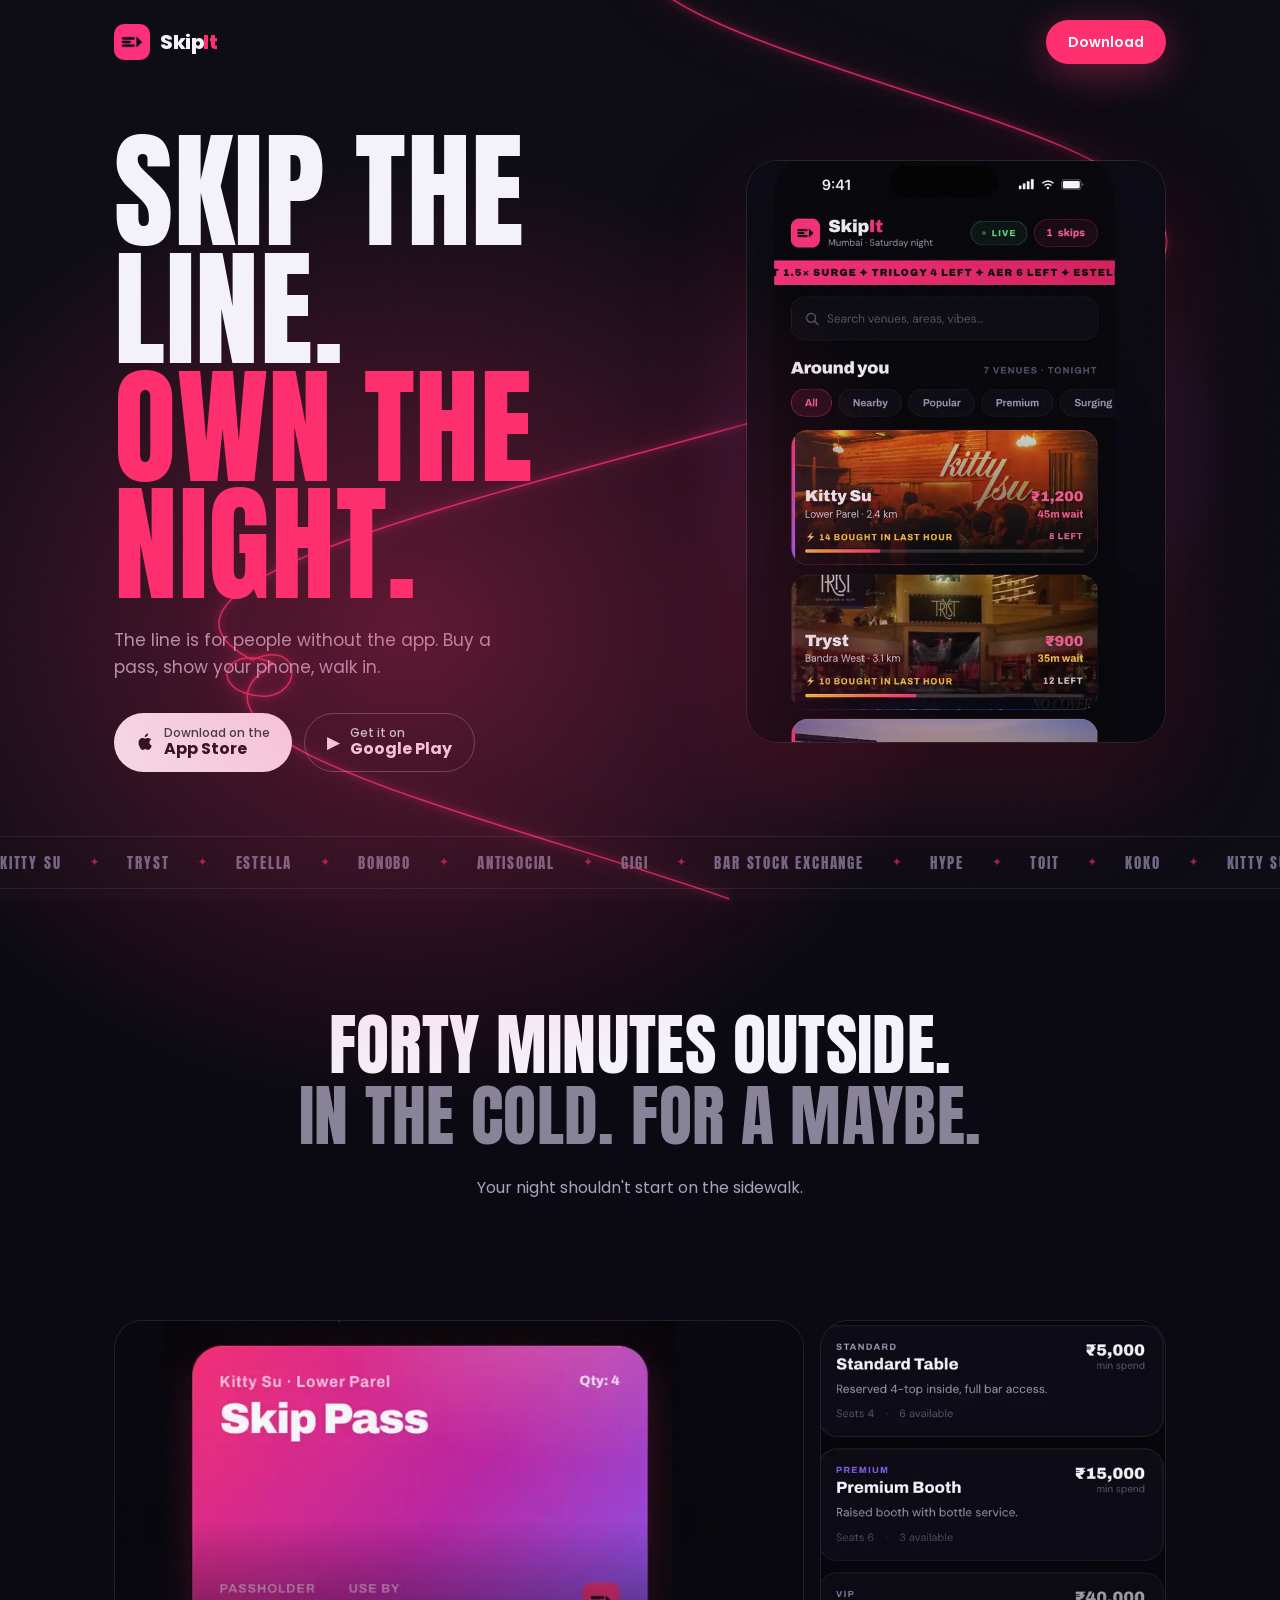
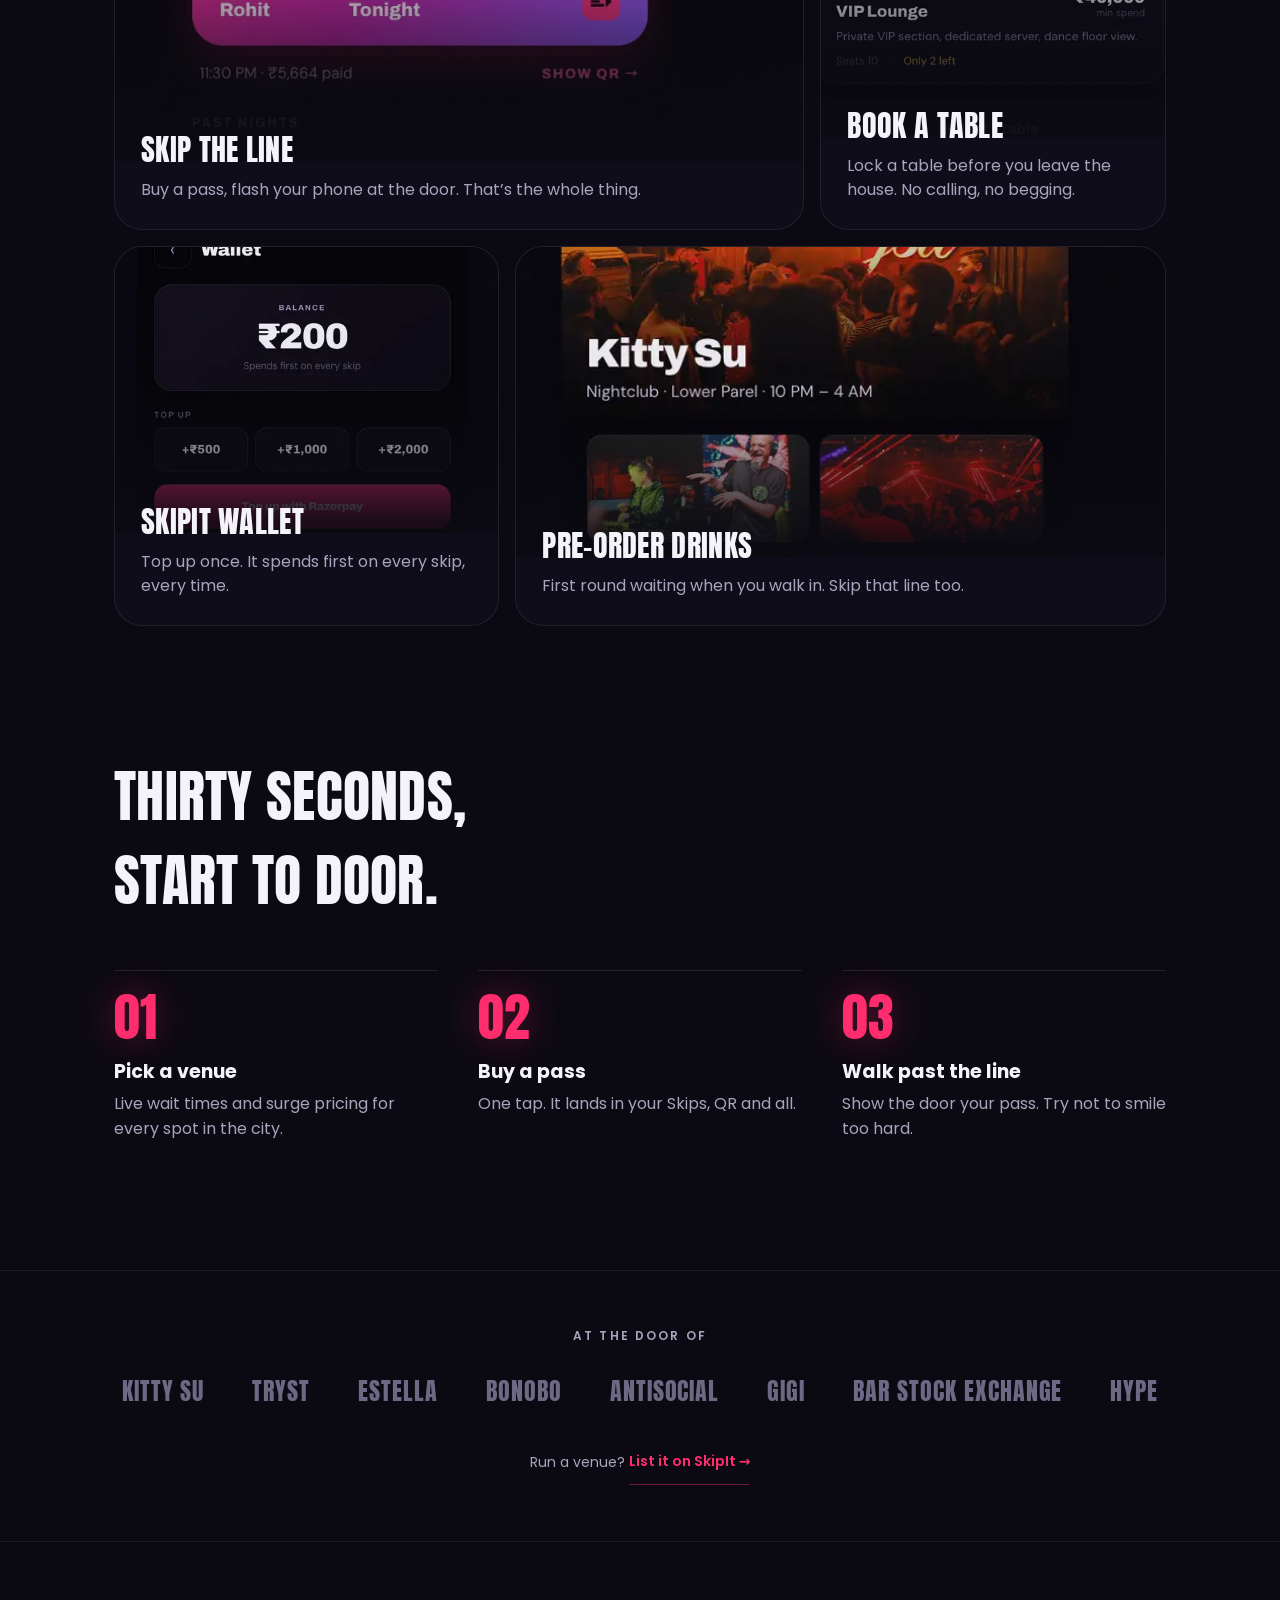
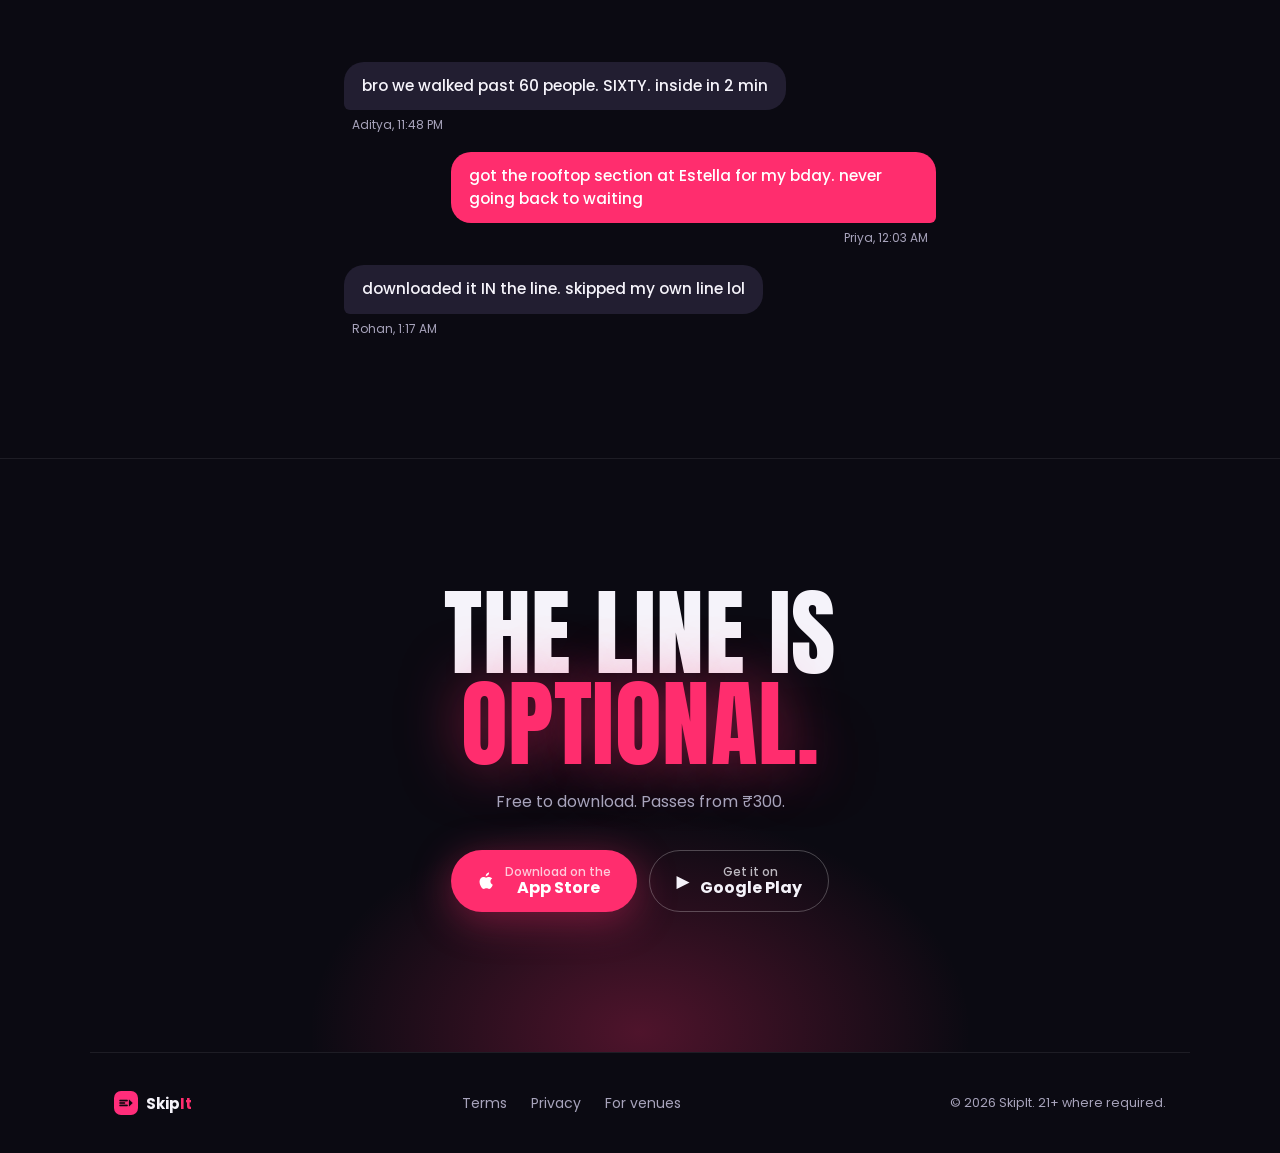
<file: index.html>
<!DOCTYPE html>
<html lang="en">
<head>
<meta charset="UTF-8">
<meta name="viewport" content="width=device-width, initial-scale=1, viewport-fit=cover">
<meta name="theme-color" content="#0B0A12">
<title>SkipIt Landing</title>
<meta name="referrer" content="strict-origin-when-cross-origin">
<link rel="preconnect" href="https://fonts.googleapis.com">
<link rel="preconnect" href="https://fonts.gstatic.com" crossorigin="anonymous">
<link href="https://fonts.googleapis.com/css2?family=Anton&family=Poppins:wght@400;500;600;700;800&display=swap" rel="stylesheet">
<style>
  :root{
    --bg:#0B0A12; --bg-raised:#100D1A; --bg-bubble:#221E31;
    --text:#F5F3FA; --muted:#A8A4BC; --dim:#5B5670; --line:rgba(255,255,255,0.08);
    --accent:#FF2D6E; --accent-2:#7C5CFF;
  }
  html,body{margin:0;padding:0;background:var(--bg);}
  body{font-family:'Poppins',system-ui,sans-serif;color:var(--text);background:var(--bg);}
  *{box-sizing:border-box;}
  h1,h2,h3{text-wrap:balance;}
  a{color:var(--accent);text-decoration:none;}
  a:hover{color:#ff5c8d;}
  ::selection{background:rgba(255,45,110,0.35);color:#fff;}
  :focus-visible{outline:2px solid var(--accent);outline-offset:2px;}

  @keyframes skipit-marquee{ from{transform:translateX(0);} to{transform:translateX(-50%);} }
  @keyframes skipit-flicker{
    0%,6%,8%,42%,44%,100%{opacity:1;} 7%{opacity:0.35;} 43%{opacity:0.5;}
    46%{opacity:0.85;} 47%,48.5%{opacity:0.25;} 47.5%{opacity:0.9;} 49%{opacity:1;}
    78%{opacity:0.92;} 79%{opacity:0.4;} 80%{opacity:1;}
  }
  @keyframes skipit-glow-flicker{
    0%,6%,8%,42%,44%,100%{opacity:0.8;} 7%{opacity:0.15;} 43%{opacity:0.25;}
    46%{opacity:0.6;} 47%,48.5%{opacity:0.1;} 47.5%{opacity:0.65;} 49%{opacity:1;}
    78%{opacity:0.65;} 79%{opacity:0.2;} 80%{opacity:0.8;}
  }
  @keyframes skipit-pulse{
    0%,100%{opacity:0.55; transform:translate(-50%,-50%) scale(1);}
    50%{opacity:0.85; transform:translate(-50%,-50%) scale(1.12);}
  }
  @media (prefers-reduced-motion: reduce){
    *{animation-duration:0.01ms !important; animation-iteration-count:1 !important; transition-duration:0.01ms !important;}
  }

  .btn{display:flex;align-items:center;gap:10px;padding:12px 22px;border-radius:999px;font-weight:600;}
  .btn small{display:block;font-size:10px;font-weight:500;opacity:0.75;line-height:1.15;}
  .btn strong{display:block;font-size:15px;font-weight:700;line-height:1.15;}
  .btn-primary{background:var(--accent);color:#fff;box-shadow:0 8px 40px rgba(255,45,110,0.4);}
  .btn-primary:hover{color:#fff;filter:brightness(1.08);}
  .btn-ghost{border:1px solid rgba(255,255,255,0.25);color:var(--text);}
  .btn-ghost:hover{color:var(--text);border-color:rgba(255,255,255,0.55);}
  .apple-mark svg{display:block;width:18px;height:18px;fill:currentColor;}

  .has-reveals [data-fade]{opacity:0;transform:translateY(28px);transition:opacity .8s cubic-bezier(.22,1,.36,1), transform .8s cubic-bezier(.22,1,.36,1);}
  .has-reveals [data-fade].is-in{opacity:1;transform:translateY(0);}
  @media (prefers-reduced-motion: reduce){ [data-fade]{opacity:1;transform:none;transition:none;} }

  /* Responsive extension: retain the original desktop composition and assets. */
  html { color-scheme: dark; scroll-behavior: smooth; }
  body { -webkit-text-size-adjust: 100%; }
  img { max-width: 100%; }
  .btn { min-height: 48px; justify-content: center; -webkit-tap-highlight-color: transparent; }
  .btn small { font-size: 12px; }
  .btn strong { font-size: 16px; }
  #get { scroll-margin-top: 24px; }
  .site-header > .btn { min-height: 44px; }
  .hero-copy, .hero-preview, .feature-card, .step { min-width: 0 !important; }
  .feature-copy p, .step p { font-size: 16px !important; }
  .footer-links { flex-wrap: wrap; gap: 4px 24px !important; }
  .footer-links a { display: inline-flex; align-items: center; min-height: 44px; min-width: 44px; color: var(--muted) !important; font-size: 14px; }
  .site-footer > div:last-child { color: var(--muted) !important; }
  .testimonials > div > div > div:last-child { color: var(--muted) !important; font-size: 12px !important; }
  .partners a { display: inline-flex; align-items: center; min-height: 44px; }
  .partners > div > p:first-child { color: var(--muted) !important; }
  .problem > p:first-child > span { color: #898399 !important; }
  @media (min-width: 600px) and (max-width: 959px) {
    .hero { display: grid !important; grid-template-columns: minmax(0, 1.1fr) minmax(0, .9fr); gap: 28px !important; padding-top: 36px !important; }
    .hero-copy h1 { font-size: clamp(64px, 9.6vw, 92px) !important; }
    .hero-preview { width: 100%; }
    .hero-copy > p { font-size: 16px !important; }
    .hero-copy .store-button { padding: 12px 16px; }
    .feature-grid { display: grid !important; grid-template-columns: repeat(2, minmax(0, 1fr)); }
    .feature-card { min-height: 0 !important; }
    .feature-media { flex: none !important; min-height: 0 !important; height: 300px; }
    .steps { gap: 24px !important; }
    .step { flex-basis: 180px !important; }
    .problem { padding-top: 88px !important; padding-bottom: 88px !important; }
    .how-it-works { padding-bottom: 88px !important; }
    .testimonials { padding-top: 88px !important; padding-bottom: 88px !important; }
    .closing { padding-top: 88px !important; padding-bottom: 96px !important; }
  }
  @media (max-width: 599px) {
    .site-header { padding: 16px 20px !important; }
    .site-header > .btn { padding: 10px 20px !important; }
    .hero { display: flex !important; flex-direction: column; align-items: stretch !important; gap: 36px !important; padding: 28px 20px 16px !important; }
    .hero-copy { flex: none !important; width: 100%; }
    .hero-copy h1 { font-size: clamp(4rem, 17.4vw, 6rem) !important; line-height: .98 !important; letter-spacing: 0 !important; }
    .hero-copy > p { font-size: 16px !important; line-height: 1.65 !important; margin: 24px 0 !important; max-width: 360px !important; }
    .hero-preview { flex: none !important; width: min(100%, 360px); max-width: 360px !important; }
    .hero-preview > div:last-child { border-radius: 26px !important; }
    .store-buttons, .closing [data-fade] > div { display: grid !important; grid-template-columns: repeat(2, minmax(0, 1fr)); gap: 10px !important; max-width: 380px; width: 100%; }
    .store-button { min-width: 0; min-height: 54px; gap: 8px; padding: 12px 10px !important; }
    .store-button > span:last-child { text-align: left; }
    .store-button small { font-size: 11px; }
    .store-button strong { font-size: 15px; }
    .apple-mark svg { width: 18px; height: 20px; }
    .problem { padding: 72px 20px !important; }
    .problem > p:first-child { font-size: clamp(1.875rem, 8.2vw, 2.875rem) !important; line-height: 1.12 !important; }
    .problem > p:last-child { max-width: 290px !important; line-height: 1.6; margin-top: 20px !important; }
    .features { padding: 0 20px 64px !important; }
    .feature-grid { display: grid !important; grid-template-columns: minmax(0, 1fr); gap: 20px !important; }
    .feature-card { min-height: 0 !important; border-radius: 24px !important; }
    .feature-media { flex: none !important; min-height: 0 !important; aspect-ratio: 1.12; }
    .feature-copy { padding: 0 22px 24px !important; margin-top: -24px !important; }
    .feature-copy h3 { font-size: 30px !important; }
    .how-it-works { padding: 8px 20px 72px !important; }
    .how-it-works > h2 { font-size: clamp(2.25rem, 9.5vw, 3.25rem) !important; line-height: 1.1; margin-bottom: 32px !important; }
    .steps { display: grid !important; grid-template-columns: minmax(0, 1fr); gap: 28px !important; }
    .step { display: grid; grid-template-columns: 54px minmax(0, 1fr); gap: 6px 18px; padding-top: 22px !important; }
    .step > div { grid-row: 1 / 3; font-size: 46px !important; }
    .step > h3 { margin: 0 !important; font-size: 18px !important; }
    .step > p { grid-column: 2; }
    .partners { padding: 40px 20px !important; }
    .partners > div > div { column-gap: 26px !important; row-gap: 16px !important; }
    .partners span { font-size: 21px !important; }
    .partners > div > p:last-child { margin-top: 24px !important; font-size: 16px !important; }
    .testimonials { padding: 72px 20px !important; }
    .testimonials > div { gap: 24px !important; }
    .testimonials > div > div > div:first-child { max-width: 90% !important; font-size: 16px !important; }
    .closing { padding: 72px 20px 80px !important; }
    .closing h2 { font-size: clamp(3.25rem, 14vw, 4.875rem) !important; line-height: 1 !important; }
    .closing p { line-height: 1.6; margin: 20px 0 28px !important; }
    .closing [data-fade] > div { margin-inline: auto; }
    .site-footer { padding: 28px 20px calc(28px + env(safe-area-inset-bottom)) !important; gap: 12px !important; }
    .site-footer > div:first-child { flex-basis: 100%; }
    .footer-links { width: 100%; gap: 8px 28px !important; }
    .site-footer > div:last-child { font-size: 12px !important; }
  }
  @media (max-width: 359px) {
    .store-buttons, .closing [data-fade] > div { grid-template-columns: minmax(0, 1fr); }
    .store-button { justify-content: center; }
  }
  @media (prefers-reduced-motion: reduce) {
    html { scroll-behavior: auto; }
    .has-reveals [data-fade] { opacity: 1; transform: none; transition: none; }
    #scribble-container { display: none; }
  }

</style>
</head>
<body>

<div id="skipit-root" style="background:var(--bg);color:var(--text);min-height:100vh;overflow-x:hidden;position:relative;z-index:0;">

  <div style="position:fixed;inset:0;z-index:50;pointer-events:none;opacity:0.04;background-image:url(&quot;data:image/svg+xml,%3Csvg xmlns='http://www.w3.org/2000/svg' width='300' height='300'%3E%3Cfilter id='n'%3E%3CfeTurbulence type='fractalNoise' baseFrequency='0.9' numOctaves='2' stitchTiles='stitch'/%3E%3C/filter%3E%3Crect width='300' height='300' filter='url(%23n)'/%3E%3C/svg%3E&quot;);"></div>

  <div id="scribble-container" style="position:absolute;top:0;left:0;width:100%;pointer-events:none;z-index:-1;overflow:visible;" aria-hidden="true"></div>

  <header style="display:flex;align-items:center;justify-content:space-between;gap:16px;max-width:1100px;margin:0 auto;padding:20px 24px;" class="site-header">
    <div style="display:flex;align-items:center;gap:10px;">
      <img src="[data-uri]" alt="SkipIt logo" style="width:36px;height:36px;border-radius:10px;display:block;">
      <div style="font-weight:800;font-size:20px;letter-spacing:-0.02em;">Skip<span style="color:var(--accent);">It</span></div>
    </div>
    <a href="#get" class="btn btn-primary" style="font-size:14px;padding:10px 22px;">Download</a>
  </header>

  <main id="main-content">
  <section data-screen-label="Hero" style="position:relative;max-width:1100px;margin:0 auto;padding:48px 24px 24px;display:flex;flex-wrap:wrap;align-items:center;gap:48px;" class="hero">
    <div style="flex:1 1 420px;min-width:300px;position:relative;z-index:2;" class="hero-copy">
      <div style="position:absolute;left:-45%;top:2%;width:190%;aspect-ratio:1.15;background:radial-gradient(ellipse at center, rgba(255,45,110,0.34) 0%, rgba(255,45,110,0.15) 40%, rgba(255,45,110,0) 70%);animation:skipit-glow-flicker 7s linear infinite;pointer-events:none;z-index:0;"></div>
      <h1 style="position:relative;z-index:1;font-family:'Anton',sans-serif;font-weight:400;font-size:clamp(64px,11vw,128px);line-height:0.92;letter-spacing:0.005em;margin:0;text-transform:uppercase;">Skip the<br>line.<br><span style="color:var(--accent);animation:skipit-flicker 7s linear infinite;">Own the night.</span></h1>
      <p style="font-size:17px;line-height:1.6;color:var(--muted);margin:24px 0 32px;max-width:400px;">The line is for people without the app. Buy a pass, show your phone, walk in.</p>
      <div style="display:flex;flex-wrap:wrap;gap:12px;" id="get" class="store-buttons">
        <a href="#" rel="noopener noreferrer" class="btn store-button" style="background:#F5F3FA;color:#0B0A12;">
          <span class="apple-mark"><svg viewBox="0 0 384 512" aria-hidden="true"><path d="M318.7 268.7c-.2-36.7 16.4-64.4 50-84.8-18.8-26.9-47.2-41.7-84.7-44.6-35.5-2.8-74.3 20.7-88.5 20.7-15 0-49.4-19.7-76.4-19.7C63.3 141 8 184.8 8 273.5c0 26.2 4.8 53.3 14.4 81.2 12.8 37.1 59 128 107.2 126.4 25.2-.6 43-17.9 75.8-17.9 31.8 0 48.3 17.9 76.4 17.9 48.6-.7 90.4-83.4 102.6-120.6-65.2-30.7-65.7-90-65.7-91.8zM254.4 88.5c27.6-32.6 25.1-62.3 24.3-73-24.3 1.4-52.4 16.4-68.5 35.2-16.6 18.7-27.7 42.6-25.5 68.1 24.2 1.9 49.1-12.3 69.7-30.3z"/></path></svg></span>
          <span><small>Download on the</small><strong>App Store</strong></span>
        </a>
        <a href="#" rel="noopener noreferrer" class="btn btn-ghost store-button">
          <span style="font-size:17px;line-height:1;">&#9654;</span>
          <span><small>Get it on</small><strong>Google Play</strong></span>
        </a>
      </div>
    </div>
    <div style="flex:1 1 320px;min-width:280px;max-width:420px;margin:0 auto;position:relative;" class="hero-preview">
      <div style="position:absolute;left:50%;top:50%;width:130%;aspect-ratio:1;background:radial-gradient(circle at center, rgba(255,45,110,0.32) 0%, rgba(124,92,255,0.12) 45%, rgba(11,10,18,0) 70%);animation:skipit-pulse 5s ease-in-out infinite;pointer-events:none;z-index:0;transform:translate(-50%,-50%);"></div>
      <div style="position:relative;border-radius:32px;overflow:hidden;border:1px solid rgba(255,255,255,0.1);aspect-ratio:0.72;box-shadow:0 40px 120px rgba(255,45,110,0.18), 0 20px 60px rgba(0,0,0,0.6);">
        <img src="[data-uri]" alt="SkipIt home feed with venues around you" style="position:absolute;inset:0;width:100%;height:100%;object-fit:cover;object-position:50% 50%;">
      </div>
    </div>
  </section>

  <div style="border-top:1px solid var(--line);border-bottom:1px solid var(--line);margin-top:40px;padding:14px 0;overflow:hidden;">
    <div id="ticker" style="display:flex;align-items:center;gap:28px;width:max-content;animation:skipit-marquee 45s linear infinite;"><span style="font-family:'Anton',sans-serif;font-size:15px;letter-spacing:0.12em;text-transform:uppercase;color:#6E6885;white-space:nowrap;">Kitty Su</span><span style="color:rgba(255,45,110,0.6);font-size:12px;">&#10022;</span><span style="font-family:'Anton',sans-serif;font-size:15px;letter-spacing:0.12em;text-transform:uppercase;color:#6E6885;white-space:nowrap;">Tryst</span><span style="color:rgba(255,45,110,0.6);font-size:12px;">&#10022;</span><span style="font-family:'Anton',sans-serif;font-size:15px;letter-spacing:0.12em;text-transform:uppercase;color:#6E6885;white-space:nowrap;">Estella</span><span style="color:rgba(255,45,110,0.6);font-size:12px;">&#10022;</span><span style="font-family:'Anton',sans-serif;font-size:15px;letter-spacing:0.12em;text-transform:uppercase;color:#6E6885;white-space:nowrap;">Bonobo</span><span style="color:rgba(255,45,110,0.6);font-size:12px;">&#10022;</span><span style="font-family:'Anton',sans-serif;font-size:15px;letter-spacing:0.12em;text-transform:uppercase;color:#6E6885;white-space:nowrap;">Antisocial</span><span style="color:rgba(255,45,110,0.6);font-size:12px;">&#10022;</span><span style="font-family:'Anton',sans-serif;font-size:15px;letter-spacing:0.12em;text-transform:uppercase;color:#6E6885;white-space:nowrap;">Gigi</span><span style="color:rgba(255,45,110,0.6);font-size:12px;">&#10022;</span><span style="font-family:'Anton',sans-serif;font-size:15px;letter-spacing:0.12em;text-transform:uppercase;color:#6E6885;white-space:nowrap;">Bar Stock Exchange</span><span style="color:rgba(255,45,110,0.6);font-size:12px;">&#10022;</span><span style="font-family:'Anton',sans-serif;font-size:15px;letter-spacing:0.12em;text-transform:uppercase;color:#6E6885;white-space:nowrap;">Hype</span><span style="color:rgba(255,45,110,0.6);font-size:12px;">&#10022;</span><span style="font-family:'Anton',sans-serif;font-size:15px;letter-spacing:0.12em;text-transform:uppercase;color:#6E6885;white-space:nowrap;">Toit</span><span style="color:rgba(255,45,110,0.6);font-size:12px;">&#10022;</span><span style="font-family:'Anton',sans-serif;font-size:15px;letter-spacing:0.12em;text-transform:uppercase;color:#6E6885;white-space:nowrap;">Koko</span><span style="color:rgba(255,45,110,0.6);font-size:12px;">&#10022;</span><span style="font-family:'Anton',sans-serif;font-size:15px;letter-spacing:0.12em;text-transform:uppercase;color:#6E6885;white-space:nowrap;">Kitty Su</span><span style="color:rgba(255,45,110,0.6);font-size:12px;">&#10022;</span><span style="font-family:'Anton',sans-serif;font-size:15px;letter-spacing:0.12em;text-transform:uppercase;color:#6E6885;white-space:nowrap;">Tryst</span><span style="color:rgba(255,45,110,0.6);font-size:12px;">&#10022;</span><span style="font-family:'Anton',sans-serif;font-size:15px;letter-spacing:0.12em;text-transform:uppercase;color:#6E6885;white-space:nowrap;">Estella</span><span style="color:rgba(255,45,110,0.6);font-size:12px;">&#10022;</span><span style="font-family:'Anton',sans-serif;font-size:15px;letter-spacing:0.12em;text-transform:uppercase;color:#6E6885;white-space:nowrap;">Bonobo</span><span style="color:rgba(255,45,110,0.6);font-size:12px;">&#10022;</span><span style="font-family:'Anton',sans-serif;font-size:15px;letter-spacing:0.12em;text-transform:uppercase;color:#6E6885;white-space:nowrap;">Antisocial</span><span style="color:rgba(255,45,110,0.6);font-size:12px;">&#10022;</span><span style="font-family:'Anton',sans-serif;font-size:15px;letter-spacing:0.12em;text-transform:uppercase;color:#6E6885;white-space:nowrap;">Gigi</span><span style="color:rgba(255,45,110,0.6);font-size:12px;">&#10022;</span><span style="font-family:'Anton',sans-serif;font-size:15px;letter-spacing:0.12em;text-transform:uppercase;color:#6E6885;white-space:nowrap;">Bar Stock Exchange</span><span style="color:rgba(255,45,110,0.6);font-size:12px;">&#10022;</span><span style="font-family:'Anton',sans-serif;font-size:15px;letter-spacing:0.12em;text-transform:uppercase;color:#6E6885;white-space:nowrap;">Hype</span><span style="color:rgba(255,45,110,0.6);font-size:12px;">&#10022;</span><span style="font-family:'Anton',sans-serif;font-size:15px;letter-spacing:0.12em;text-transform:uppercase;color:#6E6885;white-space:nowrap;">Toit</span><span style="color:rgba(255,45,110,0.6);font-size:12px;">&#10022;</span><span style="font-family:'Anton',sans-serif;font-size:15px;letter-spacing:0.12em;text-transform:uppercase;color:#6E6885;white-space:nowrap;">Koko</span><span style="color:rgba(255,45,110,0.6);font-size:12px;">&#10022;</span><span style="font-family:'Anton',sans-serif;font-size:15px;letter-spacing:0.12em;text-transform:uppercase;color:#6E6885;white-space:nowrap;">Kitty Su</span><span style="color:rgba(255,45,110,0.6);font-size:12px;">&#10022;</span><span style="font-family:'Anton',sans-serif;font-size:15px;letter-spacing:0.12em;text-transform:uppercase;color:#6E6885;white-space:nowrap;">Tryst</span><span style="color:rgba(255,45,110,0.6);font-size:12px;">&#10022;</span><span style="font-family:'Anton',sans-serif;font-size:15px;letter-spacing:0.12em;text-transform:uppercase;color:#6E6885;white-space:nowrap;">Estella</span><span style="color:rgba(255,45,110,0.6);font-size:12px;">&#10022;</span><span style="font-family:'Anton',sans-serif;font-size:15px;letter-spacing:0.12em;text-transform:uppercase;color:#6E6885;white-space:nowrap;">Bonobo</span><span style="color:rgba(255,45,110,0.6);font-size:12px;">&#10022;</span><span style="font-family:'Anton',sans-serif;font-size:15px;letter-spacing:0.12em;text-transform:uppercase;color:#6E6885;white-space:nowrap;">Antisocial</span><span style="color:rgba(255,45,110,0.6);font-size:12px;">&#10022;</span><span style="font-family:'Anton',sans-serif;font-size:15px;letter-spacing:0.12em;text-transform:uppercase;color:#6E6885;white-space:nowrap;">Gigi</span><span style="color:rgba(255,45,110,0.6);font-size:12px;">&#10022;</span><span style="font-family:'Anton',sans-serif;font-size:15px;letter-spacing:0.12em;text-transform:uppercase;color:#6E6885;white-space:nowrap;">Bar Stock Exchange</span><span style="color:rgba(255,45,110,0.6);font-size:12px;">&#10022;</span><span style="font-family:'Anton',sans-serif;font-size:15px;letter-spacing:0.12em;text-transform:uppercase;color:#6E6885;white-space:nowrap;">Hype</span><span style="color:rgba(255,45,110,0.6);font-size:12px;">&#10022;</span><span style="font-family:'Anton',sans-serif;font-size:15px;letter-spacing:0.12em;text-transform:uppercase;color:#6E6885;white-space:nowrap;">Toit</span><span style="color:rgba(255,45,110,0.6);font-size:12px;">&#10022;</span><span style="font-family:'Anton',sans-serif;font-size:15px;letter-spacing:0.12em;text-transform:uppercase;color:#6E6885;white-space:nowrap;">Koko</span><span style="color:rgba(255,45,110,0.6);font-size:12px;">&#10022;</span><span style="font-family:'Anton',sans-serif;font-size:15px;letter-spacing:0.12em;text-transform:uppercase;color:#6E6885;white-space:nowrap;">Kitty Su</span><span style="color:rgba(255,45,110,0.6);font-size:12px;">&#10022;</span><span style="font-family:'Anton',sans-serif;font-size:15px;letter-spacing:0.12em;text-transform:uppercase;color:#6E6885;white-space:nowrap;">Tryst</span><span style="color:rgba(255,45,110,0.6);font-size:12px;">&#10022;</span><span style="font-family:'Anton',sans-serif;font-size:15px;letter-spacing:0.12em;text-transform:uppercase;color:#6E6885;white-space:nowrap;">Estella</span><span style="color:rgba(255,45,110,0.6);font-size:12px;">&#10022;</span><span style="font-family:'Anton',sans-serif;font-size:15px;letter-spacing:0.12em;text-transform:uppercase;color:#6E6885;white-space:nowrap;">Bonobo</span><span style="color:rgba(255,45,110,0.6);font-size:12px;">&#10022;</span><span style="font-family:'Anton',sans-serif;font-size:15px;letter-spacing:0.12em;text-transform:uppercase;color:#6E6885;white-space:nowrap;">Antisocial</span><span style="color:rgba(255,45,110,0.6);font-size:12px;">&#10022;</span><span style="font-family:'Anton',sans-serif;font-size:15px;letter-spacing:0.12em;text-transform:uppercase;color:#6E6885;white-space:nowrap;">Gigi</span><span style="color:rgba(255,45,110,0.6);font-size:12px;">&#10022;</span><span style="font-family:'Anton',sans-serif;font-size:15px;letter-spacing:0.12em;text-transform:uppercase;color:#6E6885;white-space:nowrap;">Bar Stock Exchange</span><span style="color:rgba(255,45,110,0.6);font-size:12px;">&#10022;</span><span style="font-family:'Anton',sans-serif;font-size:15px;letter-spacing:0.12em;text-transform:uppercase;color:#6E6885;white-space:nowrap;">Hype</span><span style="color:rgba(255,45,110,0.6);font-size:12px;">&#10022;</span><span style="font-family:'Anton',sans-serif;font-size:15px;letter-spacing:0.12em;text-transform:uppercase;color:#6E6885;white-space:nowrap;">Toit</span><span style="color:rgba(255,45,110,0.6);font-size:12px;">&#10022;</span><span style="font-family:'Anton',sans-serif;font-size:15px;letter-spacing:0.12em;text-transform:uppercase;color:#6E6885;white-space:nowrap;">Koko</span><span style="color:rgba(255,45,110,0.6);font-size:12px;">&#10022;</span></div>
  </div>

  <section data-screen-label="The problem" data-fade style="max-width:1100px;margin:0 auto;padding:120px 24px;text-align:center;" class="problem">
    <p style="font-family:'Anton',sans-serif;font-size:clamp(34px,6vw,68px);line-height:1.05;text-transform:uppercase;letter-spacing:0.005em;margin:0;color:var(--text);">Forty minutes outside.<br><span style="color:var(--dim);">In the cold. For a maybe.</span></p>
    <p style="font-size:16px;color:var(--muted);margin:24px auto 0;max-width:340px;">Your night shouldn't start on the sidewalk.</p>
  </section>

  <section data-screen-label="What you can do" style="max-width:1100px;margin:0 auto;padding:0 24px 96px;" class="features">
    <div style="display:flex;flex-wrap:wrap;gap:16px;" class="feature-grid">

      <div data-fade style="flex:2.6 1 520px;min-width:270px;position:relative;border-radius:28px;overflow:hidden;border:1px solid var(--line);background:var(--bg-raised);min-height:380px;display:flex;flex-direction:column;" class="feature-card">
        <div style="position:relative;flex:1;min-height:440px;overflow:hidden;" class="feature-media">
          <img src="[data-uri]" alt="Skip the Line" style="position:absolute;inset:0;width:100%;height:100%;object-fit:cover;object-position:50% 24%;">
          <div style="position:absolute;inset:0;background:linear-gradient(180deg, rgba(11,10,18,0) 45%, rgba(11,10,18,0.92) 96%);"></div>
        </div>
        <div style="padding:0 26px 26px;margin-top:-34px;position:relative;" class="feature-copy">
          <h3 style="font-family:'Anton',sans-serif;font-weight:400;font-size:30px;letter-spacing:0.01em;text-transform:uppercase;margin:0 0 6px;">Skip the Line</h3>
          <p style="margin:0;font-size:14px;line-height:1.55;color:var(--muted);">Buy a pass, flash your phone at the door. That&rsquo;s the whole thing.</p>
        </div>
      </div>

      <div data-fade style="flex:1 1 280px;min-width:270px;position:relative;border-radius:28px;overflow:hidden;border:1px solid var(--line);background:var(--bg-raised);min-height:380px;display:flex;flex-direction:column;" class="feature-card">
        <div style="position:relative;flex:1;min-height:240px;overflow:hidden;" class="feature-media">
          <img src="[data-uri]" alt="Book a Table" style="position:absolute;inset:0;width:100%;height:100%;object-fit:cover;object-position:50% 12%;">
          <div style="position:absolute;inset:0;background:linear-gradient(180deg, rgba(11,10,18,0) 45%, rgba(11,10,18,0.92) 96%);"></div>
        </div>
        <div style="padding:0 26px 26px;margin-top:-34px;position:relative;" class="feature-copy">
          <h3 style="font-family:'Anton',sans-serif;font-weight:400;font-size:30px;letter-spacing:0.01em;text-transform:uppercase;margin:0 0 6px;">Book a Table</h3>
          <p style="margin:0;font-size:14px;line-height:1.55;color:var(--muted);">Lock a table before you leave the house. No calling, no begging.</p>
        </div>
      </div>

      <div data-fade style="flex:1 1 280px;min-width:270px;position:relative;border-radius:28px;overflow:hidden;border:1px solid var(--line);background:var(--bg-raised);min-height:380px;display:flex;flex-direction:column;" class="feature-card">
        <div style="position:relative;flex:1;min-height:240px;overflow:hidden;" class="feature-media">
          <img src="[data-uri]" alt="SkipIt Wallet" style="position:absolute;inset:0;width:100%;height:100%;object-fit:cover;object-position:50% 22%;">
          <div style="position:absolute;inset:0;background:linear-gradient(180deg, rgba(11,10,18,0) 45%, rgba(11,10,18,0.92) 96%);"></div>
        </div>
        <div style="padding:0 26px 26px;margin-top:-34px;position:relative;" class="feature-copy">
          <h3 style="font-family:'Anton',sans-serif;font-weight:400;font-size:30px;letter-spacing:0.01em;text-transform:uppercase;margin:0 0 6px;">SkipIt Wallet</h3>
          <p style="margin:0;font-size:14px;line-height:1.55;color:var(--muted);">Top up once. It spends first on every skip, every time.</p>
        </div>
      </div>

      <div data-fade style="flex:2 1 440px;min-width:270px;position:relative;border-radius:28px;overflow:hidden;border:1px solid var(--line);background:var(--bg-raised);min-height:380px;display:flex;flex-direction:column;" class="feature-card">
        <div style="position:relative;flex:1;min-height:240px;overflow:hidden;" class="feature-media">
          <img src="[data-uri]" alt="Pre-Order Drinks" style="position:absolute;inset:0;width:100%;height:100%;object-fit:cover;object-position:50% 22%;">
          <div style="position:absolute;inset:0;background:linear-gradient(180deg, rgba(11,10,18,0) 45%, rgba(11,10,18,0.92) 96%);"></div>
        </div>
        <div style="padding:0 26px 26px;margin-top:-34px;position:relative;" class="feature-copy">
          <h3 style="font-family:'Anton',sans-serif;font-weight:400;font-size:30px;letter-spacing:0.01em;text-transform:uppercase;margin:0 0 6px;">Pre-Order Drinks</h3>
          <p style="margin:0;font-size:14px;line-height:1.55;color:var(--muted);">First round waiting when you walk in. Skip that line too.</p>
        </div>
      </div>

    </div>
  </section>

  <section data-screen-label="How it works" data-fade style="max-width:1100px;margin:0 auto;padding:32px 24px 128px;" class="how-it-works">
    <h2 style="font-family:'Anton',sans-serif;font-weight:400;font-size:clamp(36px,5vw,56px);text-transform:uppercase;letter-spacing:0.005em;margin:0 0 48px;">Thirty seconds,<br>start to door.</h2>
    <div style="display:flex;flex-wrap:wrap;gap:40px;" class="steps">
      <div style="flex:1 1 240px;min-width:220px;border-top:1px solid rgba(255,255,255,0.1);padding-top:20px;" class="step">
        <div style="font-family:'Anton',sans-serif;font-size:52px;color:var(--accent);line-height:1;text-shadow:0 0 40px rgba(255,45,110,0.4);">01</div>
        <h3 style="font-size:19px;font-weight:700;margin:14px 0 6px;">Pick a venue</h3>
        <p style="margin:0;font-size:14px;line-height:1.55;color:var(--muted);">Live wait times and surge pricing for every spot in the city.</p>
      </div>
      <div style="flex:1 1 240px;min-width:220px;border-top:1px solid rgba(255,255,255,0.1);padding-top:20px;" class="step">
        <div style="font-family:'Anton',sans-serif;font-size:52px;color:var(--accent);line-height:1;text-shadow:0 0 40px rgba(255,45,110,0.4);">02</div>
        <h3 style="font-size:19px;font-weight:700;margin:14px 0 6px;">Buy a pass</h3>
        <p style="margin:0;font-size:14px;line-height:1.55;color:var(--muted);">One tap. It lands in your Skips, QR and all.</p>
      </div>
      <div style="flex:1 1 240px;min-width:220px;border-top:1px solid rgba(255,255,255,0.1);padding-top:20px;" class="step">
        <div style="font-family:'Anton',sans-serif;font-size:52px;color:var(--accent);line-height:1;text-shadow:0 0 40px rgba(255,45,110,0.4);">03</div>
        <h3 style="font-size:19px;font-weight:700;margin:14px 0 6px;">Walk past the line</h3>
        <p style="margin:0;font-size:14px;line-height:1.55;color:var(--muted);">Show the door your pass. Try not to smile too hard.</p>
      </div>
    </div>
  </section>

  <section data-screen-label="Venue partners" data-fade style="border-top:1px solid var(--line);border-bottom:1px solid var(--line);padding:56px 24px;" class="partners">
    <div style="max-width:1100px;margin:0 auto;">
      <p style="font-size:12px;font-weight:600;letter-spacing:0.18em;text-transform:uppercase;color:var(--dim);margin:0 0 28px;text-align:center;">At the door of</p>
      <div style="display:flex;flex-wrap:wrap;justify-content:center;align-items:baseline;column-gap:48px;row-gap:18px;">
        <span style="font-family:'Anton',sans-serif;font-size:24px;letter-spacing:0.04em;text-transform:uppercase;color:#6E6885;">Kitty Su</span>
        <span style="font-family:'Anton',sans-serif;font-size:24px;letter-spacing:0.04em;text-transform:uppercase;color:#6E6885;">Tryst</span>
        <span style="font-family:'Anton',sans-serif;font-size:24px;letter-spacing:0.04em;text-transform:uppercase;color:#6E6885;">Estella</span>
        <span style="font-family:'Anton',sans-serif;font-size:24px;letter-spacing:0.04em;text-transform:uppercase;color:#6E6885;">Bonobo</span>
        <span style="font-family:'Anton',sans-serif;font-size:24px;letter-spacing:0.04em;text-transform:uppercase;color:#6E6885;">Antisocial</span>
        <span style="font-family:'Anton',sans-serif;font-size:24px;letter-spacing:0.04em;text-transform:uppercase;color:#6E6885;">Gigi</span>
        <span style="font-family:'Anton',sans-serif;font-size:24px;letter-spacing:0.04em;text-transform:uppercase;color:#6E6885;">Bar Stock Exchange</span>
        <span style="font-family:'Anton',sans-serif;font-size:24px;letter-spacing:0.04em;text-transform:uppercase;color:#6E6885;">Hype</span>
      </div>
      <p style="text-align:center;margin:32px 0 0;font-size:14px;color:var(--muted);">Run a venue? <a href="#" rel="noopener noreferrer" style="font-weight:600;border-bottom:1px solid rgba(255,45,110,0.4);padding-bottom:1px;">List it on SkipIt &rarr;</a></p>
    </div>
  </section>

  <section data-screen-label="Social proof" data-fade style="max-width:640px;margin:0 auto;padding:120px 24px;" class="testimonials">
    <div style="display:flex;flex-direction:column;gap:18px;">
      <div style="display:flex;flex-direction:column;align-items:flex-start;gap:6px;">
        <div style="max-width:82%;background:var(--bg-bubble);color:var(--text);padding:13px 18px;border-radius:20px 20px 20px 6px;font-size:15.5px;line-height:1.45;font-weight:500;">bro we walked past 60 people. SIXTY. inside in 2 min</div>
        <div style="font-size:11.5px;color:var(--dim);padding:0 8px;">Aditya, 11:48 PM</div>
      </div>
      <div style="display:flex;flex-direction:column;align-items:flex-end;gap:6px;">
        <div style="max-width:82%;background:var(--accent);color:#fff;padding:13px 18px;border-radius:20px 20px 6px 20px;font-size:15.5px;line-height:1.45;font-weight:500;">got the rooftop section at Estella for my bday. never going back to waiting</div>
        <div style="font-size:11.5px;color:var(--dim);padding:0 8px;">Priya, 12:03 AM</div>
      </div>
      <div style="display:flex;flex-direction:column;align-items:flex-start;gap:6px;">
        <div style="max-width:82%;background:var(--bg-bubble);color:var(--text);padding:13px 18px;border-radius:20px 20px 20px 6px;font-size:15.5px;line-height:1.45;font-weight:500;">downloaded it IN the line. skipped my own line lol</div>
        <div style="font-size:11.5px;color:var(--dim);padding:0 8px;">Rohan, 1:17 AM</div>
      </div>
    </div>
  </section>

  <section data-screen-label="Closing CTA" style="position:relative;overflow:hidden;padding:128px 24px 140px;text-align:center;border-top:1px solid var(--line);" class="closing">
    <div style="position:absolute;left:50%;bottom:-220px;transform:translateX(-50%);width:720px;height:480px;background:radial-gradient(ellipse at center, rgba(255,45,110,0.28) 0%, rgba(255,45,110,0) 65%);pointer-events:none;"></div>
    <div data-fade style="position:relative;max-width:700px;margin:0 auto;">
      <h2 style="font-family:'Anton',sans-serif;font-weight:400;font-size:clamp(48px,9vw,96px);line-height:0.95;text-transform:uppercase;letter-spacing:0.005em;margin:0;">The line is<br><span style="color:var(--accent);text-shadow:0 0 60px rgba(255,45,110,0.5);">optional.</span></h2>
      <p style="font-size:16px;color:var(--muted);margin:20px 0 36px;">Free to download. Passes from &#8377;300.</p>
      <div style="display:flex;flex-wrap:wrap;gap:12px;justify-content:center;">
        <a href="#" rel="noopener noreferrer" class="btn btn-primary store-button" style="padding:14px 26px;">
          <span class="apple-mark"><svg viewBox="0 0 384 512" aria-hidden="true"><path d="M318.7 268.7c-.2-36.7 16.4-64.4 50-84.8-18.8-26.9-47.2-41.7-84.7-44.6-35.5-2.8-74.3 20.7-88.5 20.7-15 0-49.4-19.7-76.4-19.7C63.3 141 8 184.8 8 273.5c0 26.2 4.8 53.3 14.4 81.2 12.8 37.1 59 128 107.2 126.4 25.2-.6 43-17.9 75.8-17.9 31.8 0 48.3 17.9 76.4 17.9 48.6-.7 90.4-83.4 102.6-120.6-65.2-30.7-65.7-90-65.7-91.8zM254.4 88.5c27.6-32.6 25.1-62.3 24.3-73-24.3 1.4-52.4 16.4-68.5 35.2-16.6 18.7-27.7 42.6-25.5 68.1 24.2 1.9 49.1-12.3 69.7-30.3z"/></path></svg></span>
          <span><small>Download on the</small><strong>App Store</strong></span>
        </a>
        <a href="#" rel="noopener noreferrer" class="btn btn-ghost store-button" style="padding:14px 26px;">
          <span style="font-size:17px;line-height:1;">&#9654;</span>
          <span><small>Get it on</small><strong>Google Play</strong></span>
        </a>
      </div>
    </div>
  </section>

  </main>
  <footer style="background:var(--bg);border-top:1px solid var(--line);padding:28px 24px;display:flex;flex-wrap:wrap;gap:16px;align-items:center;justify-content:space-between;max-width:1100px;margin:0 auto;" class="site-footer">
    <div style="display:flex;align-items:center;gap:8px;font-weight:700;font-size:15px;">
      <img src="[data-uri]" alt="SkipIt logo" style="width:24px;height:24px;border-radius:7px;display:block;">
      Skip<span style="color:var(--accent);margin-left:-8px;">It</span>
    </div>
    <div style="display:flex;gap:24px;font-size:12.5px;" class="footer-links">
      <a href="#" rel="noopener noreferrer" style="color:var(--dim);">Terms</a>
      <a href="#" rel="noopener noreferrer" style="color:var(--dim);">Privacy</a>
      <a href="#" rel="noopener noreferrer" style="color:var(--dim);">For venues</a>
    </div>
    <div style="font-size:12.5px;color:var(--dim);">&copy; 2026 SkipIt. 21+ where required.</div>
  </footer>
</div>

<script>
(function(){
  var motion = window.matchMedia('(prefers-reduced-motion: reduce)');
  var root = document.getElementById('skipit-root');
  var container = document.getElementById('scribble-container');
  var svgNS = 'http://www.w3.org/2000/svg';
  var svg = document.createElementNS(svgNS, 'svg');
  var path = document.createElementNS(svgNS, 'path');
  svg.setAttribute('preserveAspectRatio', 'none');
  svg.setAttribute('aria-hidden', 'true');
  svg.style.position = 'absolute';
  svg.style.top = '0';
  svg.style.left = '0';
  svg.style.width = '100%';
  svg.style.pointerEvents = 'none';
  svg.style.zIndex = '-1';
  svg.style.overflow = 'visible';
  path.setAttribute('fill', 'none');
  path.setAttribute('stroke', 'var(--accent)');
  path.setAttribute('stroke-width', '1.5');
  path.setAttribute('stroke-linecap', 'round');
  path.setAttribute('stroke-linejoin', 'round');
  path.style.filter = 'drop-shadow(0 0 3px rgba(255,45,110,0.8)) drop-shadow(0 0 10px rgba(255,45,110,0.45)) drop-shadow(0 0 26px rgba(255,45,110,0.25))';
  path.style.mixBlendMode = 'screen';
  path.style.opacity = '0.8';
  svg.appendChild(path);
  container.appendChild(svg);

  var state = { w: 0, h: 0 };
  var len = 0, cur = 0, target = 0, raf = null;

  function buildScribble(){
    var W = root.clientWidth || window.innerWidth;
    var H = root.scrollHeight;
    if (!W || !H) return;
    if (state.w === W && state.h === H) return;
    state.w = W; state.h = H;
    var x = W * 0.5, y = -40, i = 0;
    var d = 'M ' + x.toFixed(1) + ' ' + y.toFixed(1);
    while (y < H - 160) {
      var ny = y + 240 + ((i * 137) % 3) * 110;
      var nx = W * (0.1 + 0.8 * ((Math.sin(i * 2.7 + 1.3) + 1) / 2));
      var sw = Math.sin(i * 1.9) * W * 0.22;
      d += ' C ' + (x + sw).toFixed(1) + ' ' + (y + (ny - y) * 0.35).toFixed(1) +
           ', ' + (nx - sw).toFixed(1) + ' ' + (y + (ny - y) * 0.7).toFixed(1) +
           ', ' + nx.toFixed(1) + ' ' + ny.toFixed(1);
      if (i % 3 === 1) {
        var r = 26 + ((i * 53) % 4) * 9;
        d += ' c ' + (r*1.5).toFixed(1) + ' ' + (-r*0.7).toFixed(1) + ', ' + (r*1.5).toFixed(1) + ' ' + (r*1.3).toFixed(1) + ', 0 ' + (r*1).toFixed(1);
        d += ' c ' + (-r*1.3).toFixed(1) + ' ' + (-r*0.25).toFixed(1) + ', ' + (-r*0.7).toFixed(1) + ' ' + (-r*1.5).toFixed(1) + ', ' + (r*0.6).toFixed(1) + ' ' + (-r*0.9).toFixed(1);
      }
      x = nx; y = ny; i++;
    }
    svg.setAttribute('viewBox', '0 0 ' + W + ' ' + H);
    svg.style.height = H + 'px';
    path.setAttribute('d', d);
    len = path.getTotalLength();
    path.style.strokeDasharray = String(len);
    path.style.strokeDashoffset = String(len - cur);
    syncScribble();
  }

  function syncScribble(){
    var H = state.h || 1;
    var vh = window.innerHeight;
    var tip = window.scrollY + vh * 0.88;
    target = Math.max(0, Math.min(1, tip / H)) * len;
    if (motion.matches) {
      if (raf) cancelAnimationFrame(raf);
      raf = null; cur = target;
      path.style.strokeDashoffset = Math.max(0, len - cur);
      return;
    }
    if (!raf) animScribble();
  }

  function animScribble(){
    raf = null;
    var next = cur + (target - cur) * 0.09;
    cur = next;
    path.style.strokeDashoffset = Math.max(0, len - next);
    if (Math.abs(target - next) > 0.5) raf = requestAnimationFrame(animScribble);
  }

  buildScribble();
  window.addEventListener('scroll', syncScribble, { passive: true });
  window.addEventListener('resize', buildScribble);
  setTimeout(buildScribble, 1200);
  setTimeout(buildScribble, 3500);
  if (document.fonts) document.fonts.ready.then(buildScribble);
  if (motion.addEventListener) motion.addEventListener('change', syncScribble);

  var els = document.querySelectorAll('[data-fade]');
  if ('IntersectionObserver' in window && !motion.matches) {
    var io = new IntersectionObserver(function(entries){
      entries.forEach(function(e){
        if (e.isIntersecting) { e.target.classList.add('is-in'); io.unobserve(e.target); }
      });
    }, { threshold: 0.12 });
    els.forEach(function(el){ io.observe(el); });
    root.classList.add('has-reveals');
  } else {
    els.forEach(function(el){ el.classList.add('is-in'); });
  }
})();
</script>

</body>
</html>
</file>
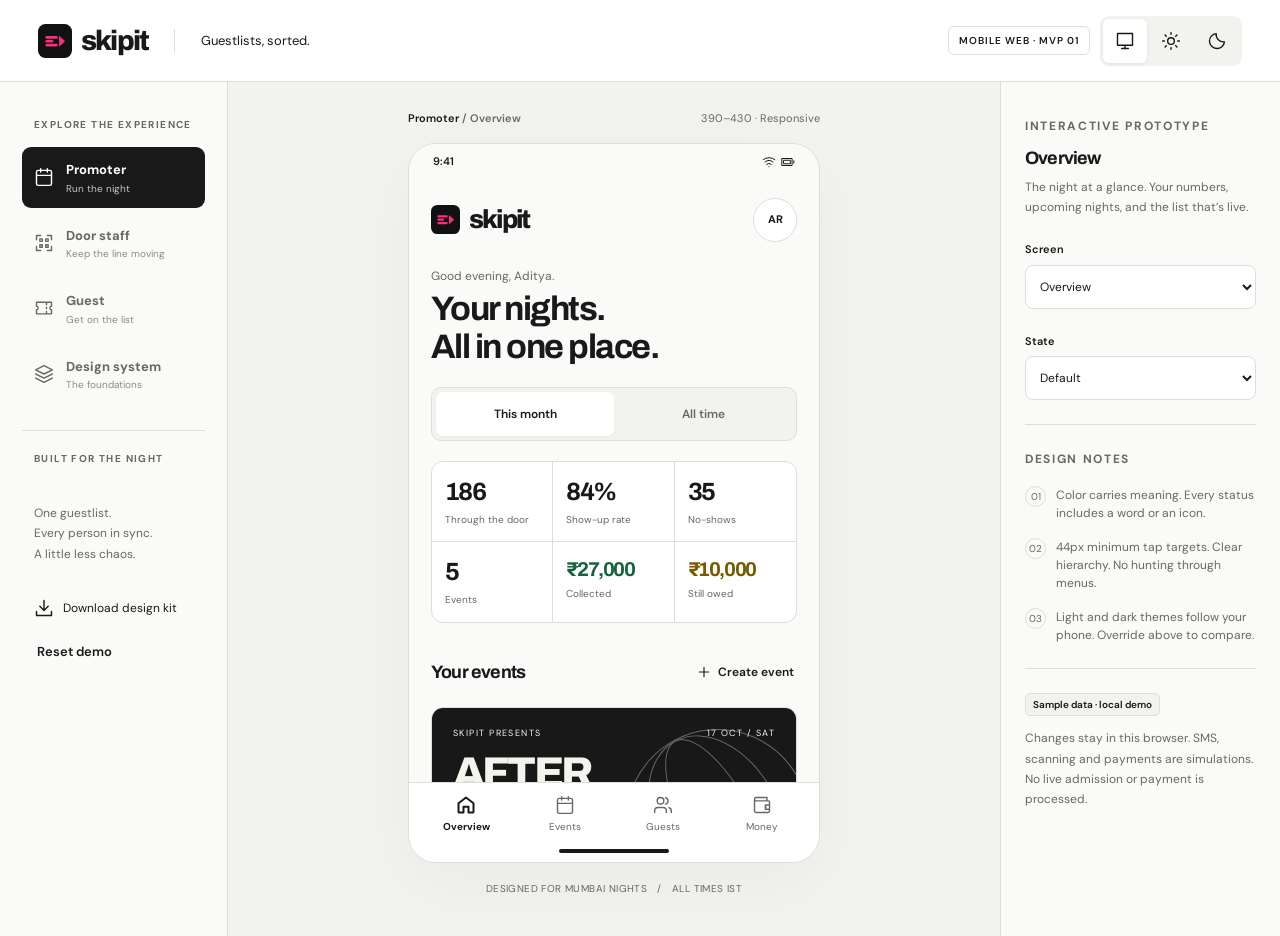
<file: skipit-design/index.html>
<!doctype html>
<html lang="en">
<head>
  <meta charset="UTF-8"><meta name="viewport" content="width=device-width,initial-scale=1,viewport-fit=cover">
  <meta name="theme-color" content="#111111"><meta name="color-scheme" content="light dark">
  <meta name="apple-mobile-web-app-capable" content="yes"><meta name="apple-mobile-web-app-title" content="SkipIt">
  <meta name="description" content="SkipIt mobile design prototype. Guestlists, without the group chat. Made for Mumbai nights.">
  <title>SkipIt — Guestlists, sorted.</title>
  <link rel="icon" type="image/svg+xml" href="assets/logo.svg"><link rel="apple-touch-icon" href="assets/apple-touch-icon.png">
  <link rel="manifest" href="manifest.webmanifest"><link rel="stylesheet" href="assets/fonts.css"><link rel="stylesheet" href="styles.css">
</head>
<body>
  <div id="studio"></div><div id="modal-root"></div><div id="toast" role="status" aria-live="polite"></div>
  <script src="assets/qrcode.js" defer></script><script src="app.js" defer></script>
</body>
</html>
</file>
<file: skipit-design/assets/fonts.css>
@font-face {
  font-family: 'Archivo';
  font-style: normal;
  font-weight: 400;
  font-stretch: normal;
  font-display: swap;
  src: url(font-0.ttf) format('truetype');
}
@font-face {
  font-family: 'Archivo';
  font-style: normal;
  font-weight: 500;
  font-stretch: normal;
  font-display: swap;
  src: url(font-1.ttf) format('truetype');
}
@font-face {
  font-family: 'Archivo';
  font-style: normal;
  font-weight: 600;
  font-stretch: normal;
  font-display: swap;
  src: url(font-2.ttf) format('truetype');
}
@font-face {
  font-family: 'Archivo';
  font-style: normal;
  font-weight: 700;
  font-stretch: normal;
  font-display: swap;
  src: url(font-3.ttf) format('truetype');
}
@font-face {
  font-family: 'Archivo';
  font-style: normal;
  font-weight: 800;
  font-stretch: normal;
  font-display: swap;
  src: url(font-4.ttf) format('truetype');
}
@font-face {
  font-family: 'Archivo';
  font-style: normal;
  font-weight: 900;
  font-stretch: normal;
  font-display: swap;
  src: url(font-5.ttf) format('truetype');
}
@font-face {
  font-family: 'DM Sans';
  font-style: normal;
  font-weight: 400;
  font-display: swap;
  src: url(font-6.ttf) format('truetype');
}
@font-face {
  font-family: 'DM Sans';
  font-style: normal;
  font-weight: 500;
  font-display: swap;
  src: url(font-7.ttf) format('truetype');
}
@font-face {
  font-family: 'DM Sans';
  font-style: normal;
  font-weight: 600;
  font-display: swap;
  src: url(font-8.ttf) format('truetype');
}
@font-face {
  font-family: 'DM Sans';
  font-style: normal;
  font-weight: 700;
  font-display: swap;
  src: url(font-9.ttf) format('truetype');
}
</file>
<file: skipit-design/styles.css>
:root{--bg:#fafaf8;--surface:#fff;--raised:#f2f2ef;--ink:#191919;--muted:#686864;--line:#deded8;--strong-line:#85857e;--inverse:#fff;--button:#191919;--good:#16643c;--good-bg:#e8f4eb;--warn:#775900;--warn-bg:#fff4cf;--bad:#aa252b;--bad-bg:#ffedec;--shadow:0 20px 70px #00000009;--heading:'Archivo',sans-serif;--body:'DM Sans',sans-serif;--radius:16px;color-scheme:light}
@media(prefers-color-scheme:dark){:root:not([data-theme=light]){--bg:#111111;--surface:#181818;--raised:#232323;--ink:#f1f1ed;--muted:#aaaaa4;--line:#363633;--strong-line:#73736d;--inverse:#111;--button:#f1f1ed;--good:#91deb0;--good-bg:#142f21;--warn:#f1d371;--warn-bg:#30280f;--bad:#ffa6a6;--bad-bg:#35191b;--shadow:0 20px 70px #0003;color-scheme:dark}}
:root[data-theme=dark]{--bg:#111111;--surface:#181818;--raised:#232323;--ink:#f1f1ed;--muted:#aaaaa4;--line:#363633;--strong-line:#73736d;--inverse:#111;--button:#f1f1ed;--good:#91deb0;--good-bg:#142f21;--warn:#f1d371;--warn-bg:#30280f;--bad:#ffa6a6;--bad-bg:#35191b;--shadow:0 20px 70px #0003;color-scheme:dark}
*{box-sizing:border-box}body{margin:0;background:var(--bg);color:var(--ink);font:14px/1.5 var(--body);-webkit-font-smoothing:antialiased}button,input,select,textarea{font:inherit}button,a,input,select,textarea{-webkit-tap-highlight-color:transparent}button,a{touch-action:manipulation}button{cursor:pointer}button{color:inherit}a{color:inherit;text-decoration:none}button:disabled{cursor:not-allowed;opacity:.5}button:focus-visible,a:focus-visible,input:focus-visible,select:focus-visible,textarea:focus-visible{outline:2px solid var(--ink);outline-offset:3px}button:focus:not(:focus-visible){outline:none}h1,h2,h3,h4,p{margin:0}h1,h2,h3,h4{font-family:var(--heading);letter-spacing:-.045em;line-height:1.12}h1{font-size:34px;font-weight:700}h2{font-size:24px;font-weight:650}h3{font-size:19px;font-weight:650}h4{font-size:16px}small,.small{font-size:12px}.muted{color:var(--muted)}.eyebrow{font-size:10px;letter-spacing:.14em;text-transform:uppercase;font-weight:700;color:var(--muted)}.icon{width:20px;height:20px;stroke:currentColor;stroke-width:1.7;fill:none;stroke-linecap:round;stroke-linejoin:round;flex:none;vertical-align:middle}.logo{width:34px;height:34px;display:block}.wordmark{font-family:var(--heading);font-size:28px;font-weight:750;letter-spacing:-1.8px;display:flex;align-items:center;gap:9px}.row{display:flex;align-items:center;gap:10px}.between{display:flex;align-items:center;justify-content:space-between;gap:12px}.stack{display:grid;gap:16px}.stack-sm{display:grid;gap:9px}.mt{margin-top:24px}.mt-sm{margin-top:12px}.grow{flex:1;min-width:0}.good{color:var(--good)}.warn{color:var(--warn)}.bad{color:var(--bad)}.full{width:100%}.mono{font-variant-numeric:tabular-nums}.rule{height:1px;background:var(--line);margin:24px 0}.sr-only{position:absolute;width:1px;height:1px;overflow:hidden;clip:rect(0,0,0,0)}
.studio-header{height:82px;border-bottom:1px solid var(--line);padding:0 38px;display:flex;align-items:center;justify-content:space-between;background:var(--surface)}.studio-title{display:flex;align-items:center;gap:26px}.studio-title .divider{height:23px;width:1px;background:var(--line)}.studio-title p{font-size:13px}.badge{border:1px solid var(--line);padding:6px 10px;border-radius:6px;font-size:10px;letter-spacing:.1em;font-weight:600}.theme-toggle{display:flex;gap:2px;background:var(--raised);border-radius:9px;padding:3px}.theme-toggle button{border:0;background:transparent;width:44px;height:44px;border-radius:6px;display:grid;place-items:center}.theme-toggle button.active{background:var(--surface);box-shadow:0 1px 4px #0001}.studio-layout{display:grid;grid-template-columns:228px minmax(460px,1fr) 280px;max-width:1500px;margin:auto;min-height:calc(100vh - 82px)}.studio-nav{border-right:1px solid var(--line);padding:35px 22px}.studio-nav .eyebrow{padding:0 12px;margin-bottom:15px}.role-button{display:flex;align-items:center;width:100%;border:0;background:transparent;gap:12px;text-align:left;padding:13px 12px;margin:5px 0;border-radius:9px;color:var(--muted);min-height:50px}.role-button.active{background:var(--ink);color:var(--inverse)}.role-button strong{font-size:13px;display:block}.role-button small{font-size:10px;display:block;opacity:.75;line-height:1.3;margin-top:2px}.studio-nav .nav-note{font-size:12px;color:var(--muted);line-height:1.7;padding:22px 12px}.studio-nav .nav-bottom{border-top:1px solid var(--line);padding-top:20px;margin-top:26px}.studio-nav a{display:flex;gap:9px;align-items:center;min-height:44px;padding:0 12px;font-size:12px}.preview-area{padding:28px 30px 40px;display:flex;align-items:center;flex-direction:column;background:var(--raised)}.preview-heading{max-width:412px;width:100%;display:flex;justify-content:space-between;margin-bottom:16px;align-items:center;font-size:11px;color:var(--muted)}.preview-heading strong{color:var(--ink);font-weight:600}.phone-frame{width:412px;height:850px;max-height:calc(100vh - 180px);min-height:610px;position:relative;border:1px solid var(--line);border-radius:28px;overflow:hidden;background:var(--bg);box-shadow:var(--shadow);display:flex;flex-direction:column}.phone-top{height:36px;flex:none;display:flex;justify-content:space-between;align-items:center;padding:0 24px;font-size:11px;font-weight:600;background:var(--bg)}.phone-top .signals{display:flex;gap:5px;align-items:center}.phone-top .icon{width:14px;height:14px}.app-scroll{flex:1;overflow:auto;scrollbar-width:none;position:relative}.app-scroll::-webkit-scrollbar{display:none}.app-content{padding:14px 22px 28px}.phone-footer{height:21px;flex:none;background:var(--surface);display:grid;place-items:center}.phone-footer:before{content:'';height:4px;width:110px;border-radius:6px;background:var(--ink)}.bottom-nav{display:flex;background:var(--surface);border-top:1px solid var(--line);flex:none;padding:5px 8px 0}.bottom-nav button{flex:1;border:0;background:transparent;color:var(--muted);height:53px;display:grid;justify-items:center;align-content:center;gap:4px;font-size:10px}.bottom-nav button.active{color:var(--ink);font-weight:700}.bottom-nav button.active .icon{stroke-width:2.4}.review-panel{padding:34px 24px;border-left:1px solid var(--line)}.review-panel h3{font-size:18px;margin:12px 0 8px}.review-panel p{font-size:12px;color:var(--muted);line-height:1.7}.review-panel label{display:block;margin-top:24px;margin-bottom:7px;font-size:11px;font-weight:600}.review-panel select{width:100%;height:44px;border:1px solid var(--line);border-radius:8px;background:var(--surface);color:var(--ink);padding:0 10px;font-size:12px}.review-panel .note-item{display:flex;gap:10px;margin:16px 0;font-size:12px;color:var(--muted)}.note-number{font-size:10px;border:1px solid var(--line);border-radius:50%;width:21px;height:21px;display:grid;place-items:center;flex:none}.review-panel .chip{font-size:10px}.preview-caption{margin-top:18px;font-size:10px;color:var(--muted);letter-spacing:.04em}.mobile-tools{display:none}
.app-header{margin:4px 0 25px;display:flex;align-items:center;justify-content:space-between}.app-header .wordmark{font-size:26px}.app-header .logo{width:29px;height:29px}.avatar{width:39px;height:39px;border:1px solid var(--line);border-radius:50%;background:var(--surface);display:grid;place-items:center;font-size:11px;font-weight:700}.greeting{margin-bottom:5px;font-size:12px;color:var(--muted)}.heading-row{margin-bottom:21px}.heading-row h1{margin-bottom:7px}.segmented{display:flex;padding:4px;background:var(--raised);border:1px solid var(--line);border-radius:10px;margin:20px 0}.segmented button{flex:1;border:0;border-radius:7px;background:transparent;color:var(--muted);min-height:44px;font-size:12px;font-weight:600}.segmented button.active{background:var(--surface);color:var(--ink);box-shadow:0 1px 3px #0000000a}.stats-grid{display:grid;grid-template-columns:repeat(3,1fr);border:1px solid var(--line);border-radius:12px;background:var(--surface);overflow:hidden}.stat{padding:15px 13px;min-width:0}.stat:not(:nth-child(3n)){border-right:1px solid var(--line)}.stat:nth-child(n+4){border-top:1px solid var(--line)}.stat .value{font-family:var(--heading);font-size:25px;letter-spacing:-.07em;font-weight:650;line-height:1.2;white-space:nowrap}.stat.money .value{font-size:20px}.stat .label{font-size:10px;color:var(--muted);margin-top:6px;line-height:1.35}.section-head{display:flex;align-items:center;justify-content:space-between;margin:27px 0 13px}.section-head h2{font-size:18px}.section-head .text-button{font-size:12px}.text-button{border:0;background:transparent;min-height:44px;padding:0 3px;display:inline-flex;align-items:center;justify-content:center;gap:6px;font-size:13px;font-weight:600}.text-button .icon{width:16px;height:16px}.button{min-height:48px;border-radius:9px;border:1px solid var(--button);background:var(--button);color:var(--inverse);padding:11px 15px;display:inline-flex;align-items:center;justify-content:center;gap:8px;font-weight:600;font-size:13px;line-height:1.45}.button.secondary{background:var(--surface);color:var(--ink);border-color:var(--strong-line)}.button.tertiary{background:transparent;border-color:var(--line);color:var(--ink)}.button.danger{background:var(--bad-bg);border-color:var(--bad);color:var(--bad)}.button.good-button{background:var(--good-bg);border-color:var(--good);color:var(--good)}.icon-button{width:44px;min-height:44px;display:inline-grid;place-items:center;border:1px solid var(--line);border-radius:9px;background:transparent;flex:none}.card{border:1px solid var(--line);border-radius:12px;background:var(--surface);overflow:hidden}.card-pad{padding:17px}.event-art{background:#181818;color:#f4f4ef;position:relative;overflow:hidden;isolation:isolate;height:151px;padding:19px 21px}.event-art .art-top{display:flex;justify-content:space-between;font-size:9px;letter-spacing:.16em;position:relative;z-index:2}.event-art h2{font-size:43px;line-height:.85;letter-spacing:-.065em;text-transform:uppercase;position:relative;z-index:2;margin-top:15px;font-weight:800}.event-art .orbit{width:183px;height:183px;border:1px solid #686868;border-radius:50%;position:absolute;right:-13px;top:21px;transform:rotate(-28deg)}.event-art .orbit:before,.event-art .orbit:after{content:'';position:absolute;border:1px solid #686868;border-radius:50%;inset:0 28px}.event-art .orbit:after{inset:0 56px}.event-art .vertical{position:absolute;right:20px;bottom:18px;letter-spacing:.15em;font-size:9px}.live-label{display:inline-flex;align-items:center;gap:6px;font-size:10px;font-weight:650}.live-label:before{content:'';width:5px;height:5px;border-radius:50%;background:currentColor}.event-info{padding:16px 17px}.event-info h3{font-size:17px;letter-spacing:-.035em}.event-info p{font-size:11px;color:var(--muted);margin-top:6px}.event-info .counter-small{font-size:20px;font-family:var(--heading);font-weight:650;letter-spacing:-.04em}.event-info .counter-small small{color:var(--muted);font-size:11px;font-family:var(--body);font-weight:400;letter-spacing:0}.progress{height:3px;background:var(--line);border-radius:4px;overflow:hidden;margin:14px 0}.progress span{display:block;height:100%;background:var(--ink)}.event-link{display:flex;align-items:center;justify-content:space-between;font-size:12px;font-weight:650;min-height:44px}.event-row{display:flex;align-items:center;gap:12px;width:100%;border:0;border-top:1px solid var(--line);background:transparent;text-align:left;padding:15px 0;min-height:74px}.date-square{background:var(--raised);border:1px solid var(--line);border-radius:8px;width:46px;height:51px;text-align:center;display:grid;align-content:center;flex:none}.date-square small{font-size:9px;letter-spacing:.08em;color:var(--muted)}.date-square strong{font:600 21px var(--heading)}.event-row h4{font-size:14px}.event-row p{font-size:11px;color:var(--muted);margin-top:3px}.tiny-count{color:var(--muted);font-size:11px;white-space:nowrap}.chip{display:inline-flex;align-items:center;gap:4px;background:var(--raised);border:1px solid var(--line);padding:4px 7px;border-radius:5px;font-size:10px;font-weight:600;line-height:1.35;white-space:nowrap}.chip .icon{width:12px;height:12px}.chip.good{background:var(--good-bg);color:var(--good);border-color:transparent}.chip.warn{background:var(--warn-bg);color:var(--warn);border-color:transparent}.chip.bad{background:var(--bad-bg);color:var(--bad);border-color:transparent}.backbar{display:flex;align-items:center;gap:9px;margin:0 0 17px}.backbar .text-button{justify-content:flex-start;color:var(--muted);font-weight:500}.backbar .icon-button{border:0}.big-count{font:700 64px/.95 var(--heading);letter-spacing:-.08em;margin:15px 0}.big-count span{font-size:30px;color:var(--muted);font-weight:400;letter-spacing:-.04em}.count-card{border-bottom:1px solid var(--line);padding-bottom:21px}.breakdown{display:grid;grid-template-columns:repeat(3,1fr);gap:8px;margin-top:20px}.breakdown p{font-size:10px;color:var(--muted)}.breakdown strong{font-size:13px;font-weight:600}.actions-two{display:grid;grid-template-columns:1fr 1fr;gap:8px}.search{position:relative}.search .icon{position:absolute;left:13px;top:14px;color:var(--muted);width:18px}.search input{padding-left:39px}.filters{display:flex;overflow-x:auto;gap:6px;scrollbar-width:none;margin:12px -22px 4px;padding:0 22px}.filters button{min-height:44px;border:1px solid var(--line);background:var(--surface);border-radius:8px;padding:0 13px;white-space:nowrap;font-size:11px}.filters button.active{background:var(--ink);border-color:var(--ink);color:var(--inverse)}.guest-row{padding:16px 0;border-bottom:1px solid var(--line);display:flex;align-items:flex-start;gap:10px}.initials{width:35px;height:35px;display:grid;place-items:center;background:var(--raised);border:1px solid var(--line);border-radius:50%;font-size:10px;font-weight:650;flex:none;margin-top:2px}.guest-row h4{font:600 13px var(--body);letter-spacing:0}.guest-row p{font-size:11px;color:var(--muted);margin-top:4px}.guest-row .chip{margin-top:7px}.guest-row .icon-button{border:0;width:44px}.guest-row .guest-call{display:inline-flex;min-height:44px;align-items:center;font-size:12px;gap:6px}.guest-row .guest-call .icon{width:13px}.inline-note{display:flex;gap:9px;border-radius:9px;background:var(--raised);padding:12px;font-size:12px;color:var(--muted)}.inline-note .icon{width:17px;height:17px;margin-top:1px}.inline-note.good{color:var(--good);background:var(--good-bg)}.inline-note.warn{color:var(--warn);background:var(--warn-bg)}.inline-note.bad{color:var(--bad);background:var(--bad-bg)}
.form-field{display:block;margin-bottom:17px}.form-field>span,.field-label{display:block;font-size:12px;font-weight:600;margin-bottom:7px}.form-field input,.form-field select,.form-field textarea,input.field,select.field{width:100%;min-height:48px;border:1px solid var(--strong-line);border-radius:8px;background:var(--surface);color:var(--ink);padding:11px 12px;max-width:100%}.form-field textarea{min-height:94px;resize:vertical}.form-field small{display:block;color:var(--muted);font-size:11px;margin-top:5px}.phone-field{display:flex;min-height:48px;border:1px solid var(--strong-line);border-radius:8px;background:var(--surface);overflow:hidden}.phone-field span{padding:12px;border-right:1px solid var(--line);font-size:13px}.phone-field input{border:0!important;border-radius:0!important;flex:1;min-width:0}.form-grid{display:grid;grid-template-columns:1fr 1fr;gap:10px}.form-section{margin:26px 0 15px}.check-field{display:flex;align-items:center;gap:10px;min-height:48px;font-size:12px}.check-field input{width:19px;height:19px;accent-color:var(--ink)}.entry-editor{border:1px solid var(--line);padding:14px;border-radius:11px;margin-bottom:12px;background:var(--surface)}.entry-editor input{min-height:44px}.entry-editor .form-field{margin-bottom:8px}.total-band{background:var(--raised);padding:17px;border-radius:10px;display:grid;grid-template-columns:1fr 1fr;gap:16px}.total-band strong{display:block;font:650 24px var(--heading);letter-spacing:-.04em}.total-band small{font-size:10px;color:var(--muted)}.payment-row{display:flex;align-items:center;justify-content:space-between;border-top:1px solid var(--line);padding:13px 0;font-size:12px}.payment-row p{font-size:10px;color:var(--muted);margin-top:4px}.profile-card{padding:16px 0;border-bottom:1px solid var(--line)}.profile-metrics{display:grid;grid-template-columns:repeat(4,1fr);margin-top:15px;gap:5px}.profile-metrics strong{font-size:14px;display:block}.profile-metrics small{font-size:9px;color:var(--muted)}.pass-card{background:var(--surface);border:1px solid var(--line);border-radius:15px;overflow:hidden}.pass-head{padding:20px;border-bottom:1px dashed var(--strong-line)}.pass-body{padding:20px;text-align:center}.qr{display:block;width:224px;height:224px;margin:0 auto 14px;background:#fff;padding:14px;border-radius:7px;max-width:100%}.pass-body h2{font-size:24px}.pass-body p{font-size:12px;color:var(--muted);margin-top:6px}.ticket-details{display:flex;justify-content:center;gap:24px;padding:17px 0;border-top:1px solid var(--line);margin-top:20px}.ticket-details strong{display:block;font-size:13px}.ticket-details small{font-size:10px;color:var(--muted)}.booking-option{display:flex;align-items:center;gap:10px;border:1px solid var(--line);border-radius:10px;padding:13px;margin-bottom:9px;min-height:64px;cursor:pointer;background:var(--surface)}.booking-option.selected{border:2px solid var(--ink);padding:12px}.booking-option input{accent-color:var(--ink);width:18px;height:18px;flex:none}.booking-option strong{font-size:13px;display:block}.booking-option small{font-size:10px;color:var(--muted)}.booking-option .price{font-weight:650;font-size:13px}.stepper{display:flex;align-items:center;gap:16px}.stepper strong{min-width:14px;text-align:center}.event-meta{display:grid;gap:9px;margin:16px 0;font-size:12px;color:var(--muted)}.event-meta .icon{width:16px;height:16px}.guest-hero{margin:-14px -22px 22px}.guest-hero .event-art{height:208px;padding:25px}.guest-hero .event-art h2{font-size:60px;margin-top:22px}.guest-hero .orbit{width:228px;height:228px;right:-26px;top:40px}.guest-hero .art-top{font-size:10px}.auth-top{margin:8px 0 63px}.auth-page h1{font-size:34px}.auth-page>.muted{font-size:13px;line-height:1.7;margin:15px 0 30px}.auth-page .button{margin-top:10px}.otp-boxes{display:flex;gap:7px;margin:22px 0 10px}.otp-boxes input{width:calc((100% - 35px)/6);height:55px;border:1px solid var(--strong-line);border-radius:8px;background:var(--surface);color:var(--ink);text-align:center;font-size:23px}.auth-footer{margin-top:65px;color:var(--muted);font-size:11px;line-height:1.7}.empty{padding:55px 8px;text-align:center}.empty .empty-icon{width:66px;height:66px;display:grid;place-items:center;border-radius:16px;background:var(--raised);margin:0 auto 22px}.empty .empty-icon .icon{width:29px;height:29px}.empty h2{font-size:25px}.empty p{font-size:13px;color:var(--muted);line-height:1.7;margin:12px 0 23px}.skeleton{background:var(--raised);border-radius:7px;margin:13px 0;height:19px;animation:pulse 1.5s ease-in-out infinite}.skeleton.block{height:160px}.skeleton.big{height:74px}.skeleton.short{width:60%}@keyframes pulse{50%{opacity:.45}}@media(prefers-reduced-motion:reduce){.skeleton{animation:none}*{scroll-behavior:auto!important;transition:none!important}}
.scanner{height:100%;background:#0d0d0d;color:#fff;position:relative;display:flex;flex-direction:column;justify-content:space-between;min-height:560px;padding:10px 22px 25px}.scanner .scan-top{position:relative;z-index:2}.scanner h2{font-size:20px}.scanner p{color:#aaa;font-size:12px}.scanner .icon-button{border-color:#666;color:#fff}.scan-window{width:246px;height:246px;margin:25px auto;border:2px solid #fff;border-radius:20px;position:relative;display:grid;place-items:center;max-width:100%}.scan-window:before{content:'';height:1px;background:#999;width:80%;position:absolute;top:50%}.scan-window .icon{width:62px;height:62px;opacity:.16}.scanner video{position:absolute;inset:0;width:100%;height:100%;object-fit:cover;opacity:.45}.scan-bottom{position:relative;text-align:center}.scan-bottom p{margin:14px 0}.scanner .button{background:#fff;color:#111;border-color:#fff}.scanner .button.secondary{background:#222;color:#fff;border-color:#666}.scan-id{font-size:10px;color:#aaa;text-align:center;margin:10px}.verdict{min-height:100%;padding:27px 23px;display:flex;flex-direction:column;justify-content:space-between}.verdict.good{background:var(--good-bg);color:var(--good)}.verdict.warn{background:var(--warn-bg);color:var(--warn)}.verdict.bad{background:var(--bad-bg);color:var(--bad)}.verdict .verdict-symbol{width:76px;height:76px;border:3px solid currentColor;border-radius:50%;display:grid;place-items:center;margin:35px 0 26px}.verdict-symbol .icon{width:42px;height:42px;stroke-width:2.5}.verdict h1{font-size:54px;letter-spacing:-.06em;line-height:.97}.verdict .person{margin:28px 0 20px;font-size:23px;font-family:var(--heading);font-weight:650}.verdict .person p{font:14px var(--body);margin-top:10px}.verdict .group-count{font:700 76px var(--heading);letter-spacing:-.07em}.verdict .group-count small{font:14px var(--body);letter-spacing:0}.verdict .explanation{font-size:16px;line-height:1.6;max-width:295px;margin:15px 0}.verdict .verdict-top{font-size:10px;font-weight:700;letter-spacing:.1em}.verdict .button{background:var(--ink);color:var(--inverse);border-color:var(--ink);width:100%;margin-top:30px}.design-swatch-grid{display:grid;grid-template-columns:repeat(3,1fr);gap:9px}.swatch{border:1px solid var(--line);border-radius:9px;overflow:hidden}.swatch>div{height:52px;border-bottom:1px solid var(--line)}.swatch small{display:block;padding:8px;font-size:10px}.spec-row{display:flex;justify-content:space-between;padding:13px 0;border-bottom:1px solid var(--line);font-size:11px}.type-spec{border-bottom:1px solid var(--line);padding:17px 0}.type-spec small{color:var(--muted);font-size:10px;display:block;margin-bottom:7px}.asset-row{display:flex;min-height:51px;align-items:center;justify-content:space-between;border-bottom:1px solid var(--line);font-size:12px}.logo-display{padding:25px;display:flex;justify-content:center;gap:20px;border:1px solid var(--line);border-radius:12px}.logo-display img{width:110px;height:110px}.modal-overlay{position:fixed;inset:0;z-index:40;background:#0007;display:flex;justify-content:center;align-items:center;padding:20px}.modal{background:var(--bg);color:var(--ink);width:100%;max-width:400px;max-height:90dvh;overflow:auto;border:1px solid var(--line);border-radius:19px;box-shadow:0 18px 60px #0003;padding:22px}.modal h2{font-size:23px;margin:7px 0}.modal .modal-close{float:right;border:0}.modal .body{margin-top:19px}.modal .menu-button{border:0;border-top:1px solid var(--line);background:transparent;width:100%;min-height:55px;text-align:left;display:flex;align-items:center;gap:12px;font-size:13px}.modal p{color:var(--muted);font-size:12px;line-height:1.7}.modal .button{margin-top:10px}#toast{position:fixed;bottom:28px;left:50%;transform:translateX(-50%) translateY(25px);background:var(--ink);color:var(--inverse);border:1px solid var(--line);border-radius:11px;padding:13px 20px;font-size:13px;box-shadow:var(--shadow);z-index:60;opacity:0;pointer-events:none;transition:opacity .15s,transform .15s;max-width:calc(100% - 36px);width:max-content}#toast.show{opacity:1;transform:translateX(-50%) translateY(0)}.mobile-review-panel{display:none}
@media(min-width:1600px){.phone-frame{height:900px}.preview-area{padding-top:38px}.preview-heading{margin-bottom:20px}}
@media(max-width:1150px){.studio-layout{grid-template-columns:185px minmax(430px,1fr) 235px}.studio-nav{padding:30px 12px}.review-panel{padding:30px 17px}.preview-area{padding:25px 15px}.studio-header{padding:0 25px}.phone-frame{width:390px}.preview-heading{max-width:390px}}
@media(max-width:900px) and (min-width:601px){.studio-layout{grid-template-columns:170px 1fr}.review-panel{display:none}.studio-header .badge{display:none}.studio-title p{display:none}.preview-area{padding:20px}.mobile-tools{display:flex;gap:8px;align-items:center}.mobile-tools select{max-width:150px;height:44px;border:1px solid var(--line);border-radius:7px;background:var(--surface);color:var(--ink)}}
@media(max-width:600px){body{background:var(--bg)}.studio-header,.studio-nav,.review-panel,.preview-heading,.preview-caption{display:none}.studio-layout{display:block;min-height:0}.preview-area{padding:0;background:var(--bg)}.phone-frame{width:100%;height:calc(100dvh - 45px);max-height:none;min-height:0;border:0;border-radius:0;box-shadow:none}.phone-top,.phone-footer{display:none}.app-content{padding:17px 21px 25px}.bottom-nav{padding-bottom:env(safe-area-inset-bottom,8px)}.mobile-tools{display:flex;width:100%;height:45px;border-bottom:1px solid var(--line);align-items:center;justify-content:space-between;padding:0 13px;background:var(--raised);font-size:10px;gap:6px}.mobile-tools>span{font-weight:650;letter-spacing:.03em}.mobile-tools button{min-height:44px;border:0;background:transparent;font-size:11px;padding:0 7px}.mobile-tools select{width:102px;height:44px;min-height:44px;border:1px solid var(--line);background:var(--surface);color:var(--ink);border-radius:5px;font-size:11px}.mobile-tools .icon{width:16px}.modal-overlay{align-items:flex-end;padding:10px}.modal{border-radius:20px;max-height:90dvh;padding-bottom:max(22px,env(safe-area-inset-bottom))}.scanner{min-height:100%;padding-top:21px}.verdict{min-height:100%}.verdict h1{font-size:52px}.mobile-review-panel{display:block}.guest-hero{margin:-17px -21px 22px}.filters{margin-left:-21px;margin-right:-21px;padding:0 21px}}

[hidden]{display:none!important}.avatar{width:44px;height:44px}.guest-call{min-height:44px}.theme-toggle button{min-height:44px}.mobile-tools button{min-width:44px}.booking-option:has(input:disabled){opacity:.55;cursor:not-allowed}
.filters button{min-width:44px}
.filters button{flex-shrink:0}.search input.field{padding-left:42px}
</file>
